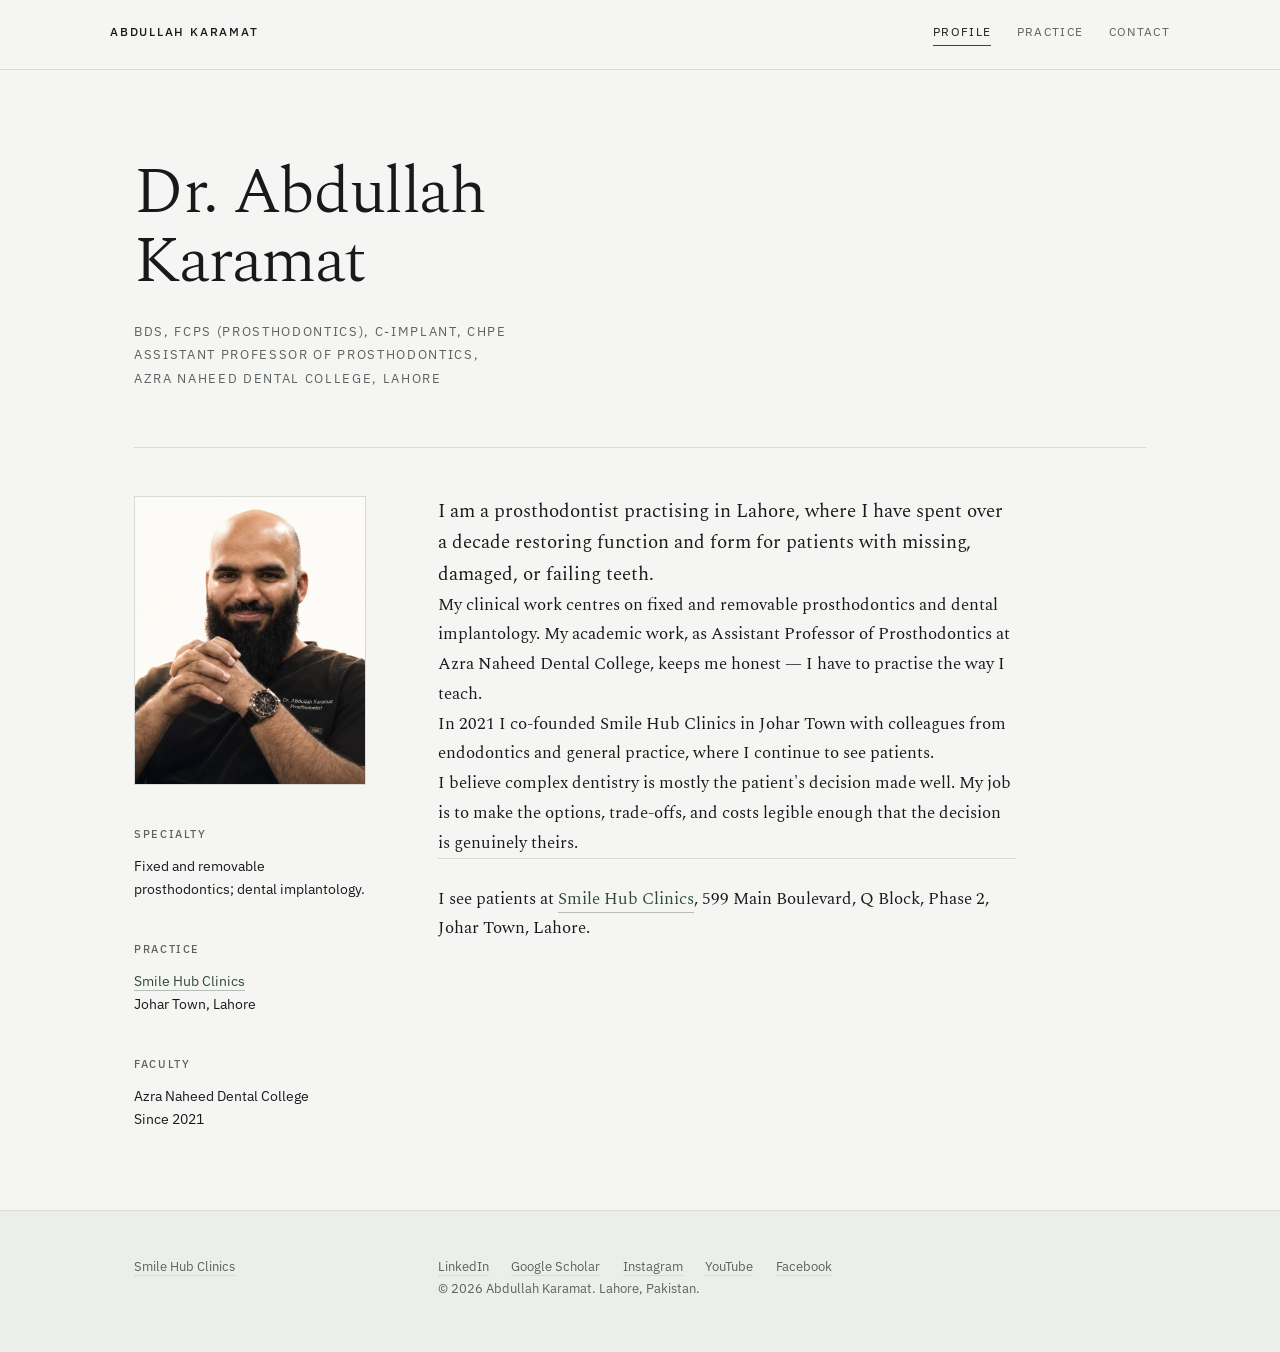
<file: index.html>
<!DOCTYPE html>
<html lang="en">
<head>
<meta charset="UTF-8">
<meta name="viewport" content="width=device-width, initial-scale=1.0">
<title>Dr. Abdullah Karamat — Prosthodontist, Lahore</title>
<meta name="description" content="Dr. Abdullah Karamat, FCPS Prosthodontist and Certified Implantologist in Lahore. Assistant Professor of Prosthodontics at Azra Naheed Dental College. Sees patients at Smile Hub Clinics, Johar Town.">
<link rel="canonical" href="https://drabdullahkaramat.com/">

<meta property="og:type" content="profile">
<meta property="og:title" content="Dr. Abdullah Karamat — Prosthodontist, Lahore">
<meta property="og:description" content="FCPS Prosthodontist and Certified Implantologist. Assistant Professor of Prosthodontics, Azra Naheed Dental College.">
<meta property="og:url" content="https://drabdullahkaramat.com/">
<meta property="og:image" content="https://drabdullahkaramat.com/images/abdullah-karamat.jpg">
<meta name="twitter:card" content="summary_large_image">

<link rel="preconnect" href="https://fonts.googleapis.com">
<link rel="preconnect" href="https://fonts.gstatic.com" crossorigin>
<link href="https://fonts.googleapis.com/css2?family=IBM+Plex+Sans:wght@400;500&family=Spectral:wght@300;400&display=swap" rel="stylesheet">
<link rel="stylesheet" href="style.css">

<script type="application/ld+json">
{
  "@context": "https://schema.org",
  "@type": "Person",
  "@id": "https://drabdullahkaramat.com/#person",
  "name": "Dr. Abdullah Karamat",
  "url": "https://drabdullahkaramat.com/",
  "image": "https://drabdullahkaramat.com/images/abdullah-karamat.jpg",
  "jobTitle": "Prosthodontist & Certified Implantologist",
  "honorificSuffix": "FCPS",
  "knowsAbout": "Prosthodontics",
  "worksFor": {
    "@type": ["Dentist", "MedicalClinic"],
    "name": "Smile Hub Clinics",
    "@id": "https://smilehubclinics.com/#dentist",
    "url": "https://smilehubclinics.com/",
    "address": {
      "@type": "PostalAddress",
      "streetAddress": "599 Main Boulevard, Q Block, Phase 2",
      "addressLocality": "Johar Town",
      "addressRegion": "Lahore",
      "postalCode": "54000",
      "addressCountry": "PK"
    }
  },
  "affiliation": {
    "@type": "CollegeOrUniversity",
    "name": "Azra Naheed Dental College"
  },
  "alumniOf": [
    {
      "@type": "CollegeOrUniversity",
      "name": "University of Health Sciences, Lahore"
    },
    {
      "@type": "EducationalOrganization",
      "name": "College of Physicians and Surgeons Pakistan"
    }
  ],
  "sameAs": [
    "https://smilehubclinics.com/dr-abdullah-karamat.html",
    "https://pk.linkedin.com/in/abdullah-karamat-8bbb7912b",
    "https://scholar.google.com/citations?user=1Fwog80AAAAJ&hl=en",
    "https://www.facebook.com/AKatSmileHub/",
    "https://www.instagram.com/dr_abdullah.karamat/",
    "https://www.youtube.com/@drabdullahkaramat"
  ]
}
</script>
</head>
<body>

<header class="masthead">
  <div class="shell masthead-inner">
    <a class="masthead-name" href="/">Abdullah Karamat</a>
    <nav class="masthead-nav" aria-label="Primary">
      <a href="/" aria-current="page">Profile</a>
      <a href="/practice.html">Practice</a>
      <a href="/contact.html">Contact</a>
    </nav>
  </div>
</header>

<main>
  <div class="shell">

    <div class="pagehead">
      <h1>Dr.&nbsp;Abdullah<br>Karamat</h1>
      <p class="standfirst">
        BDS, FCPS (Prosthodontics), C-Implant, CHPE<br>
        Assistant Professor of Prosthodontics, Azra Naheed Dental College, Lahore
      </p>
    </div>

    <div class="layout">

      <aside class="rail">
        <img class="portrait"
             src="images/abdullah-karamat.jpg"
             width="480" height="600"
             alt="Dr. Abdullah Karamat">

        <div class="rail-block">
          <h2>Specialty</h2>
          <p>Fixed and removable prosthodontics; dental implantology.</p>
        </div>

        <div class="rail-block">
          <h2>Practice</h2>
          <p><a href="https://smilehubclinics.com/">Smile Hub Clinics</a><br>
             Johar Town, Lahore</p>
        </div>

        <div class="rail-block">
          <h2>Faculty</h2>
          <p>Azra Naheed Dental College<br>Since 2021</p>
        </div>
      </aside>

      <div class="prose">
        <p class="lede">I am a prosthodontist practising in Lahore, where I have spent over a decade restoring function and form for patients with missing, damaged, or failing teeth.</p>

        <p>My clinical work centres on fixed and removable prosthodontics and dental implantology. My academic work, as Assistant Professor of Prosthodontics at Azra Naheed Dental College, keeps me honest — I have to practise the way I teach.</p>

        <p>In 2021 I co-founded Smile Hub Clinics in Johar Town with colleagues from endodontics and general practice, where I continue to see patients.</p>

        <p>I believe complex dentistry is mostly the patient's decision made well. My job is to make the options, trade-offs, and costs legible enough that the decision is genuinely theirs.</p>

        <p class="practice-note">
          I see patients at <a href="https://smilehubclinics.com/">Smile Hub Clinics</a>, 599 Main Boulevard, Q Block, Phase 2, Johar Town, Lahore.
        </p>
      </div>

    </div>
  </div>
</main>

<footer class="foot">
  <div class="shell foot-grid">
    <p class="foot-clinic"><a href="https://smilehubclinics.com/">Smile Hub Clinics</a></p>
    <div>
      <ul class="foot-links">
        <li><a href="https://pk.linkedin.com/in/abdullah-karamat-8bbb7912b">LinkedIn</a></li>
        <li><a href="https://scholar.google.com/citations?user=1Fwog80AAAAJ&amp;hl=en">Google Scholar</a></li>
        <li><a href="https://www.instagram.com/dr_abdullah.karamat/">Instagram</a></li>
        <li><a href="https://www.youtube.com/@drabdullahkaramat">YouTube</a></li>
        <li><a href="https://www.facebook.com/AKatSmileHub/">Facebook</a></li>
      </ul>
      <p class="colophon">&copy; 2026 Abdullah Karamat. Lahore, Pakistan.</p>
    </div>
  </div>
</footer>

</body>
</html>
</file>
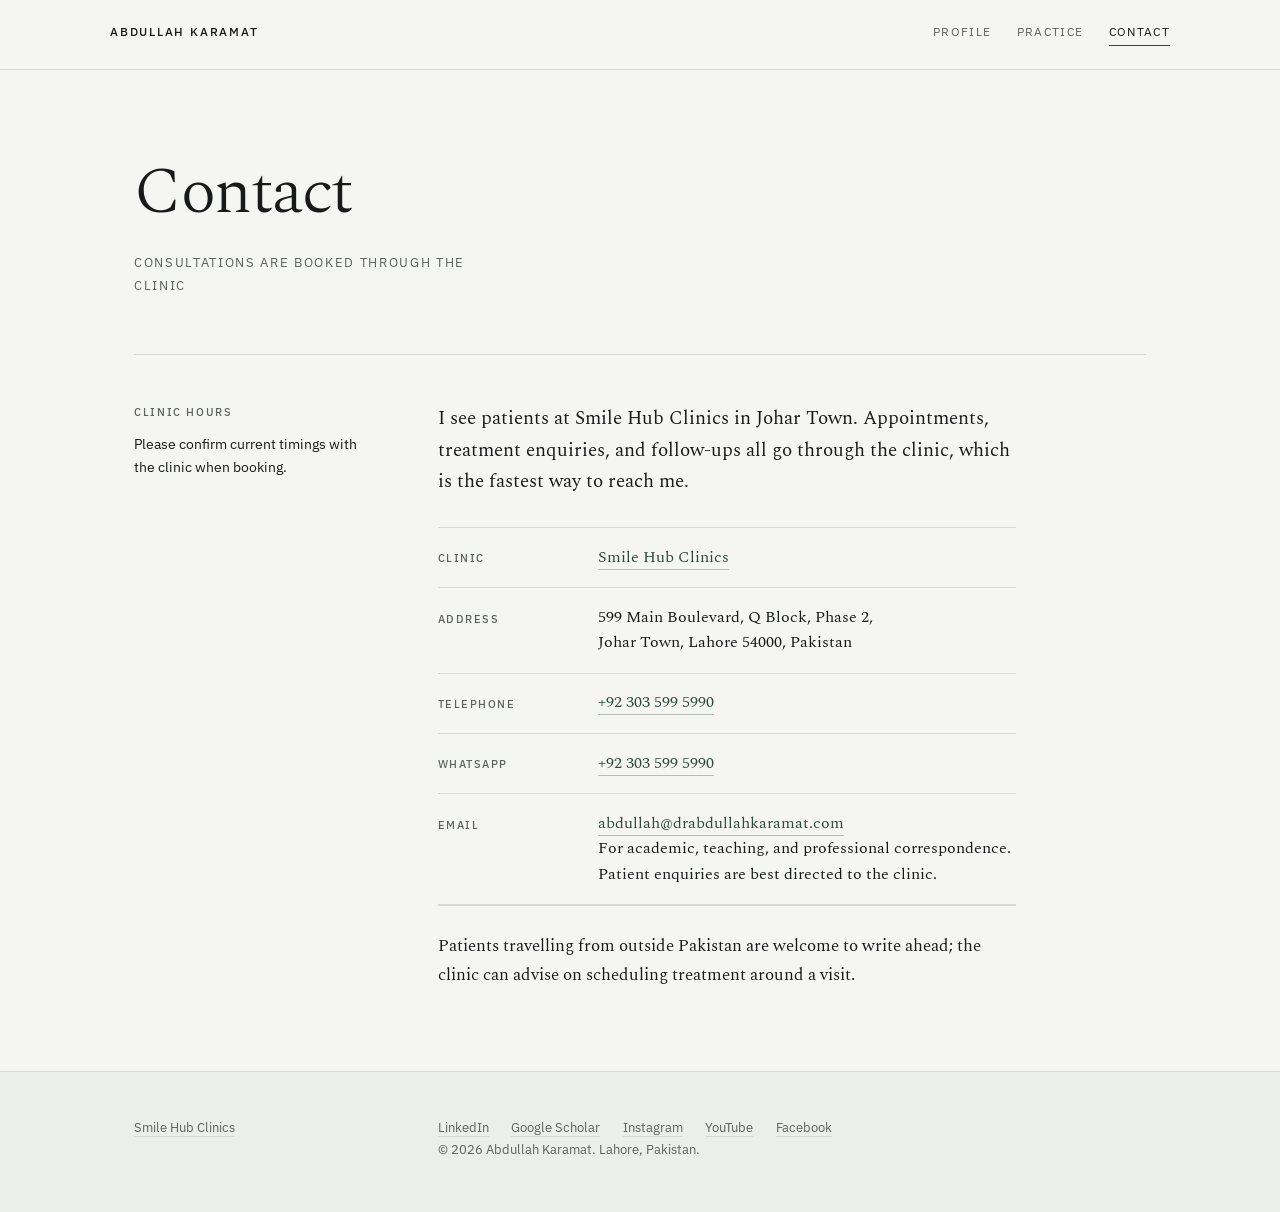
<file: contact.html>
<!DOCTYPE html>
<html lang="en">
<head>
<meta charset="UTF-8">
<meta name="viewport" content="width=device-width, initial-scale=1.0">
<title>Contact — Dr. Abdullah Karamat</title>
<meta name="description" content="Consultations with Dr. Abdullah Karamat are booked through Smile Hub Clinics, Johar Town, Lahore. Professional and academic correspondence by email.">
<link rel="canonical" href="https://drabdullahkaramat.com/contact.html">

<meta property="og:type" content="article">
<meta property="og:title" content="Contact — Dr. Abdullah Karamat">
<meta property="og:description" content="Consultations are booked through Smile Hub Clinics, Johar Town, Lahore.">
<meta property="og:url" content="https://drabdullahkaramat.com/contact.html">

<link rel="preconnect" href="https://fonts.googleapis.com">
<link rel="preconnect" href="https://fonts.gstatic.com" crossorigin>
<link href="https://fonts.googleapis.com/css2?family=IBM+Plex+Sans:wght@400;500&family=Spectral:wght@300;400&display=swap" rel="stylesheet">
<link rel="stylesheet" href="style.css">

<script type="application/ld+json">
{
  "@context": "https://schema.org",
  "@type": "ContactPage",
  "@id": "https://drabdullahkaramat.com/contact.html",
  "url": "https://drabdullahkaramat.com/contact.html",
  "name": "Contact — Dr. Abdullah Karamat",
  "about": { "@id": "https://drabdullahkaramat.com/#person" }
}
</script>
</head>
<body>

<header class="masthead">
  <div class="shell masthead-inner">
    <a class="masthead-name" href="/">Abdullah Karamat</a>
    <nav class="masthead-nav" aria-label="Primary">
      <a href="/">Profile</a>
      <a href="/practice.html">Practice</a>
      <a href="/contact.html" aria-current="page">Contact</a>
    </nav>
  </div>
</header>

<main>
  <div class="shell">

    <div class="pagehead">
      <h1>Contact</h1>
      <p class="standfirst">Consultations are booked through the clinic</p>
    </div>

    <div class="layout">

      <aside class="rail">
        <div class="rail-block">
          <h2>Clinic hours</h2>
          <p>Please confirm current timings with the clinic when booking.</p>
        </div>
      </aside>

      <div class="prose">
        <p class="lede">I see patients at Smile Hub Clinics in Johar Town. Appointments, treatment enquiries, and follow-ups all go through the clinic, which is the fastest way to reach me.</p>

        <dl class="details">
          <div>
            <dt>Clinic</dt>
            <dd><a href="https://smilehubclinics.com/">Smile Hub Clinics</a></dd>
          </div>
          <div>
            <dt>Address</dt>
            <dd>599 Main Boulevard, Q Block, Phase 2,<br>Johar Town, Lahore 54000, Pakistan</dd>
          </div>
          <div>
            <dt>Telephone</dt>
            <dd><a href="tel:+923035995990">+92 303 599 5990</a></dd>
          </div>
          <div>
            <dt>WhatsApp</dt>
            <dd><a href="https://wa.me/923035995990">+92 303 599 5990</a></dd>
          </div>
          <div>
            <dt>Email</dt>
            <dd><a href="mailto:abdullah@drabdullahkaramat.com">abdullah@drabdullahkaramat.com</a><br>
              <span class="issuer">For academic, teaching, and professional correspondence. Patient enquiries are best directed to the clinic.</span></dd>
          </div>
        </dl>

        <p class="practice-note">
          Patients travelling from outside Pakistan are welcome to write ahead; the clinic can advise on scheduling treatment around a visit.
        </p>
      </div>

    </div>
  </div>
</main>

<footer class="foot">
  <div class="shell foot-grid">
    <p class="foot-clinic"><a href="https://smilehubclinics.com/">Smile Hub Clinics</a></p>
    <div>
      <ul class="foot-links">
        <li><a href="https://pk.linkedin.com/in/abdullah-karamat-8bbb7912b">LinkedIn</a></li>
        <li><a href="https://scholar.google.com/citations?user=1Fwog80AAAAJ&amp;hl=en">Google Scholar</a></li>
        <li><a href="https://www.instagram.com/dr_abdullah.karamat/">Instagram</a></li>
        <li><a href="https://www.youtube.com/@drabdullahkaramat">YouTube</a></li>
        <li><a href="https://www.facebook.com/AKatSmileHub/">Facebook</a></li>
      </ul>
      <p class="colophon">&copy; 2026 Abdullah Karamat. Lahore, Pakistan.</p>
    </div>
  </div>
</footer>

</body>
</html>
</file>
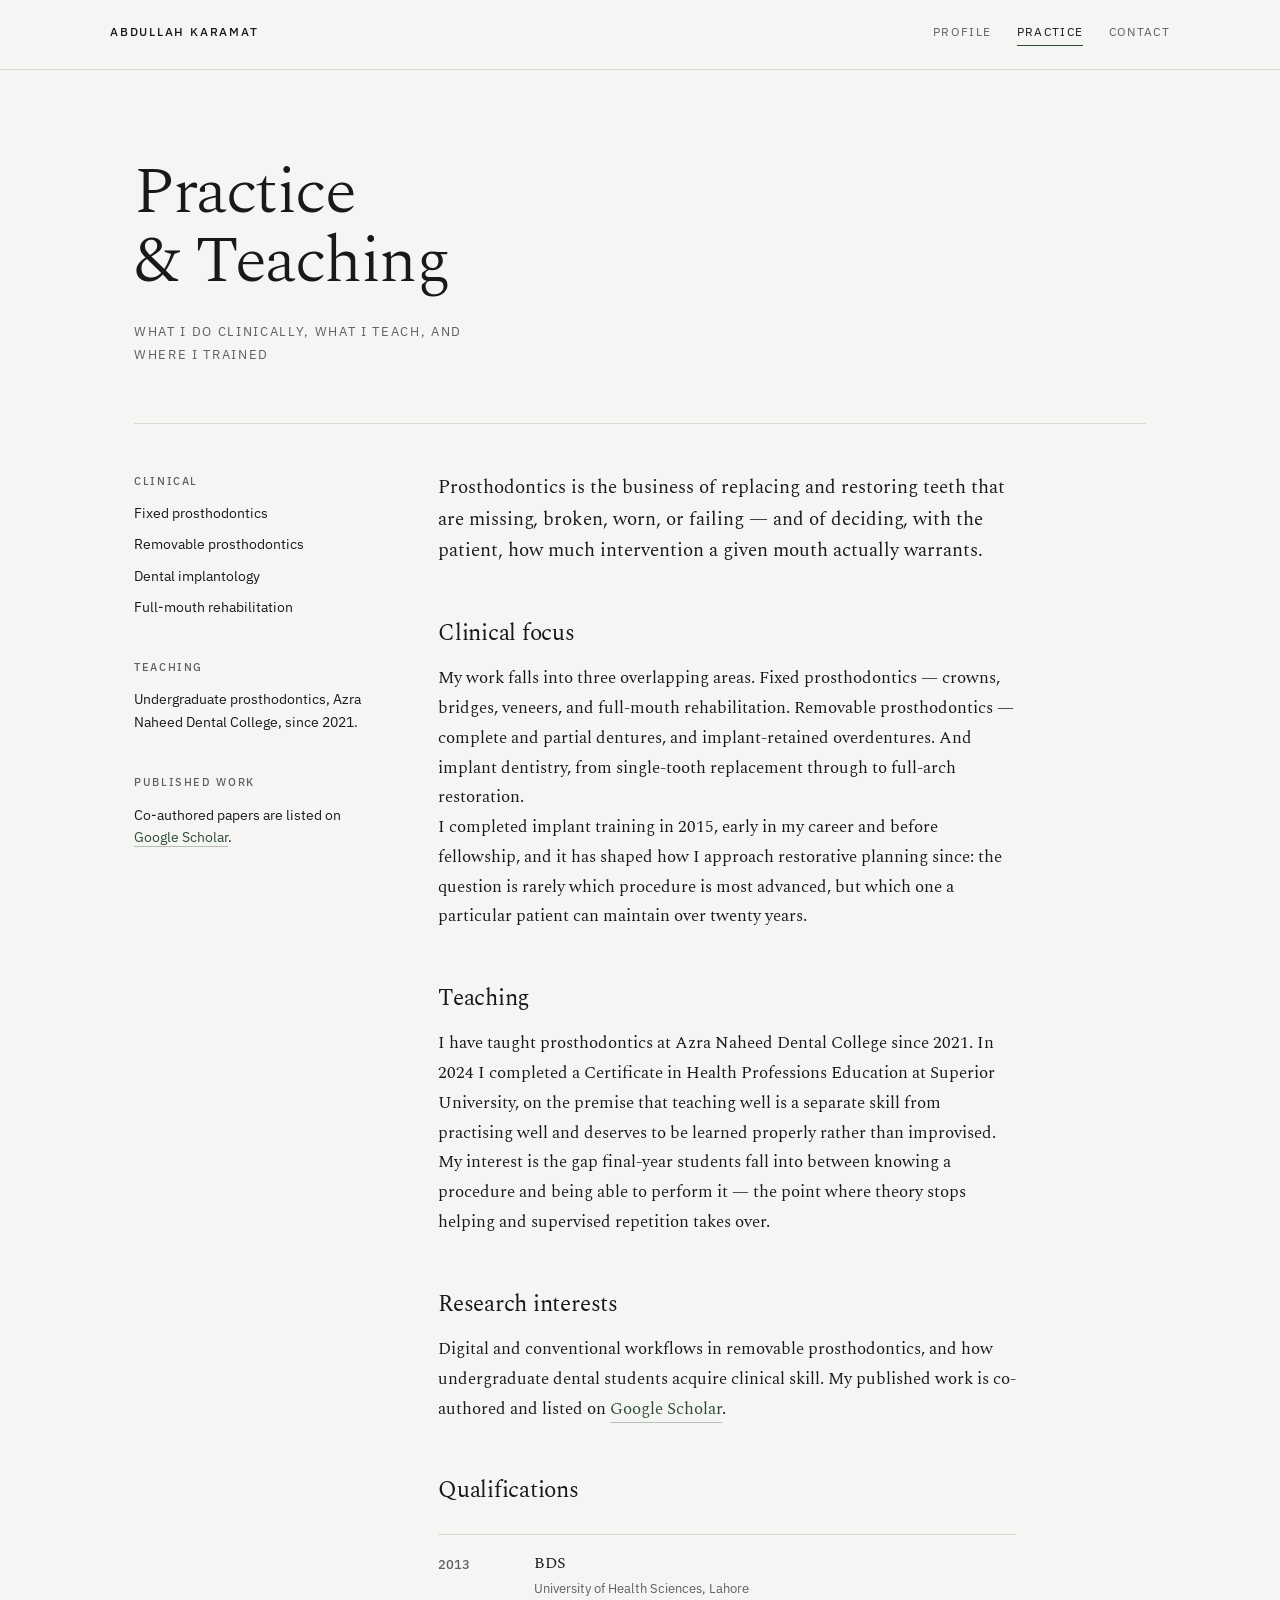
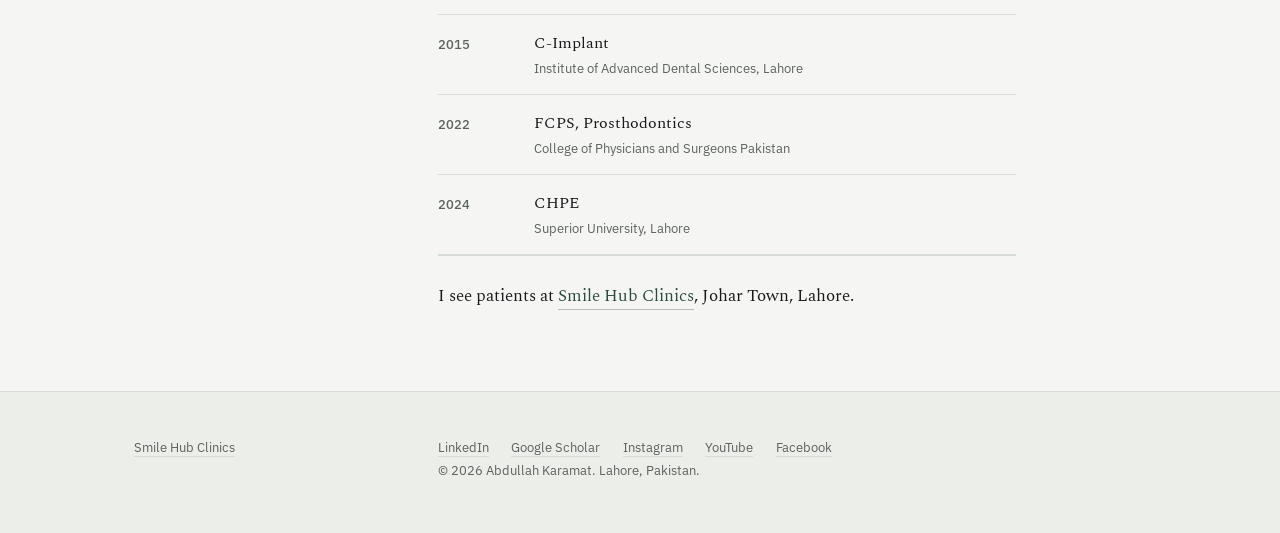
<file: practice.html>
<!DOCTYPE html>
<html lang="en">
<head>
<meta charset="UTF-8">
<meta name="viewport" content="width=device-width, initial-scale=1.0">
<title>Practice &amp; Teaching — Dr. Abdullah Karamat</title>
<meta name="description" content="Clinical focus, teaching, and qualifications of Dr. Abdullah Karamat, FCPS Prosthodontist in Lahore and Assistant Professor of Prosthodontics at Azra Naheed Dental College.">
<link rel="canonical" href="https://drabdullahkaramat.com/practice.html">

<meta property="og:type" content="article">
<meta property="og:title" content="Practice &amp; Teaching — Dr. Abdullah Karamat">
<meta property="og:description" content="Clinical focus, teaching, and qualifications.">
<meta property="og:url" content="https://drabdullahkaramat.com/practice.html">

<link rel="preconnect" href="https://fonts.googleapis.com">
<link rel="preconnect" href="https://fonts.gstatic.com" crossorigin>
<link href="https://fonts.googleapis.com/css2?family=IBM+Plex+Sans:wght@400;500&family=Spectral:wght@300;400&display=swap" rel="stylesheet">
<link rel="stylesheet" href="style.css">

<script type="application/ld+json">
{
  "@context": "https://schema.org",
  "@type": "WebPage",
  "@id": "https://drabdullahkaramat.com/practice.html",
  "url": "https://drabdullahkaramat.com/practice.html",
  "name": "Practice & Teaching — Dr. Abdullah Karamat",
  "about": { "@id": "https://drabdullahkaramat.com/#person" },
  "isPartOf": { "@id": "https://drabdullahkaramat.com/#person" }
}
</script>
</head>
<body>

<header class="masthead">
  <div class="shell masthead-inner">
    <a class="masthead-name" href="/">Abdullah Karamat</a>
    <nav class="masthead-nav" aria-label="Primary">
      <a href="/">Profile</a>
      <a href="/practice.html" aria-current="page">Practice</a>
      <a href="/contact.html">Contact</a>
    </nav>
  </div>
</header>

<main>
  <div class="shell">

    <div class="pagehead">
      <h1>Practice<br>&amp; Teaching</h1>
      <p class="standfirst">What I do clinically, what I teach, and where I trained</p>
    </div>

    <div class="layout">

      <aside class="rail">
        <div class="rail-block">
          <h2>Clinical</h2>
          <ul class="rail-list">
            <li>Fixed prosthodontics</li>
            <li>Removable prosthodontics</li>
            <li>Dental implantology</li>
            <li>Full-mouth rehabilitation</li>
          </ul>
        </div>

        <div class="rail-block">
          <h2>Teaching</h2>
          <p>Undergraduate prosthodontics, Azra Naheed Dental College, since 2021.</p>
        </div>

        <div class="rail-block">
          <h2>Published work</h2>
          <p>Co-authored papers are listed on <a href="https://scholar.google.com/citations?user=1Fwog80AAAAJ&amp;hl=en">Google Scholar</a>.</p>
        </div>
      </aside>

      <div class="prose">
        <p class="lede">Prosthodontics is the business of replacing and restoring teeth that are missing, broken, worn, or failing — and of deciding, with the patient, how much intervention a given mouth actually warrants.</p>

        <h2>Clinical focus</h2>
        <p>My work falls into three overlapping areas. Fixed prosthodontics — crowns, bridges, veneers, and full-mouth rehabilitation. Removable prosthodontics — complete and partial dentures, and implant-retained overdentures. And implant dentistry, from single-tooth replacement through to full-arch restoration.</p>

        <p>I completed implant training in 2015, early in my career and before fellowship, and it has shaped how I approach restorative planning since: the question is rarely which procedure is most advanced, but which one a particular patient can maintain over twenty years.</p>

        <h2>Teaching</h2>
        <p>I have taught prosthodontics at Azra Naheed Dental College since 2021. In 2024 I completed a Certificate in Health Professions Education at Superior University, on the premise that teaching well is a separate skill from practising well and deserves to be learned properly rather than improvised.</p>

        <p>My interest is the gap final-year students fall into between knowing a procedure and being able to perform it — the point where theory stops helping and supervised repetition takes over.</p>

        <h2>Research interests</h2>
        <p>Digital and conventional workflows in removable prosthodontics, and how undergraduate dental students acquire clinical skill. My published work is co-authored and listed on <a href="https://scholar.google.com/citations?user=1Fwog80AAAAJ&amp;hl=en">Google Scholar</a>.</p>

        <h2>Qualifications</h2>
        <dl class="chrono">
          <div>
            <dt>2013</dt>
            <dd>BDS<span class="issuer">University of Health Sciences, Lahore</span></dd>
          </div>
          <div>
            <dt>2015</dt>
            <dd>C-Implant<span class="issuer">Institute of Advanced Dental Sciences, Lahore</span></dd>
          </div>
          <div>
            <dt>2022</dt>
            <dd>FCPS, Prosthodontics<span class="issuer">College of Physicians and Surgeons Pakistan</span></dd>
          </div>
          <div>
            <dt>2024</dt>
            <dd>CHPE<span class="issuer">Superior University, Lahore</span></dd>
          </div>
        </dl>

        <p class="practice-note">
          I see patients at <a href="https://smilehubclinics.com/">Smile Hub Clinics</a>, Johar Town, Lahore.
        </p>
      </div>

    </div>
  </div>
</main>

<footer class="foot">
  <div class="shell foot-grid">
    <p class="foot-clinic"><a href="https://smilehubclinics.com/">Smile Hub Clinics</a></p>
    <div>
      <ul class="foot-links">
        <li><a href="https://pk.linkedin.com/in/abdullah-karamat-8bbb7912b">LinkedIn</a></li>
        <li><a href="https://scholar.google.com/citations?user=1Fwog80AAAAJ&amp;hl=en">Google Scholar</a></li>
        <li><a href="https://www.instagram.com/dr_abdullah.karamat/">Instagram</a></li>
        <li><a href="https://www.youtube.com/@drabdullahkaramat">YouTube</a></li>
        <li><a href="https://www.facebook.com/AKatSmileHub/">Facebook</a></li>
      </ul>
      <p class="colophon">&copy; 2026 Abdullah Karamat. Lahore, Pakistan.</p>
    </div>
  </div>
</footer>

</body>
</html>
</file>
<file: style.css>
/* ---------------------------------------------------------------
   drabdullahkaramat.com
   Register: institutional / faculty page. Restraint is the design.
   --------------------------------------------------------------- */

:root {
  --paper:      #F5F6F4;
  --paper-deep: #ECEEEA;
  --ink:        #17191A;
  --ink-soft:   #5C625F;
  --rule:       #D7DBD5;
  --accent:     #2E4A3B;
  --accent-dark:#1E3227;

  --serif: "Spectral", Georgia, "Times New Roman", serif;
  --sans:  "IBM Plex Sans", -apple-system, BlinkMacSystemFont, "Segoe UI", sans-serif;

  --measure: 34em;
  --shell:   1060px;
}

*, *::before, *::after { box-sizing: border-box; }

html { -webkit-text-size-adjust: 100%; }

body {
  margin: 0;
  background: var(--paper);
  color: var(--ink);
  font-family: var(--serif);
  font-weight: 400;
  font-size: 1.0625rem;
  line-height: 1.75;
  -webkit-font-smoothing: antialiased;
}

.shell {
  max-width: var(--shell);
  margin: 0 auto;
  padding: 0 1.5rem;
}

/* --- masthead ------------------------------------------------- */

.masthead {
  border-bottom: 1px solid var(--rule);
}

.masthead-inner {
  display: flex;
  flex-wrap: wrap;
  gap: 0.75rem 2rem;
  align-items: baseline;
  justify-content: space-between;
  padding: 1.4rem 0;
}

.masthead-name {
  font-family: var(--sans);
  font-size: 0.74rem;
  font-weight: 500;
  letter-spacing: 0.15em;
  text-transform: uppercase;
  color: var(--ink);
  text-decoration: none;
}

.masthead-nav {
  display: flex;
  gap: 1.6rem;
}

.masthead-nav a {
  font-family: var(--sans);
  font-size: 0.74rem;
  font-weight: 400;
  letter-spacing: 0.11em;
  text-transform: uppercase;
  color: var(--ink-soft);
  text-decoration: none;
  border-bottom: 1px solid transparent;
  padding-bottom: 2px;
  transition: color 0.15s ease, border-color 0.15s ease;
}

.masthead-nav a:hover,
.masthead-nav a[aria-current="page"] {
  color: var(--ink);
  border-bottom-color: var(--accent);
}

/* --- page head ------------------------------------------------ */

.pagehead {
  padding: 5.5rem 0 3.5rem;
}

h1 {
  font-family: var(--serif);
  font-weight: 300;
  font-size: clamp(2.5rem, 7.2vw, 4.15rem);
  line-height: 1.04;
  letter-spacing: -0.022em;
  margin: 0;
}

.standfirst {
  font-family: var(--sans);
  font-size: 0.8rem;
  font-weight: 400;
  letter-spacing: 0.13em;
  text-transform: uppercase;
  color: var(--ink-soft);
  margin: 1.5rem 0 0;
  max-width: 30em;
  line-height: 1.85;
}

/* --- two-column body ------------------------------------------ */

.layout {
  display: grid;
  grid-template-columns: 232px minmax(0, 1fr);
  gap: 0 4.5rem;
  padding-bottom: 5rem;
  border-top: 1px solid var(--rule);
  padding-top: 3rem;
}

.rail > * + * { margin-top: 2.5rem; }

.portrait {
  display: block;
  width: 100%;
  height: auto;
  border: 1px solid var(--rule);
}

.rail-block h2 {
  font-family: var(--sans);
  font-size: 0.68rem;
  font-weight: 500;
  letter-spacing: 0.15em;
  text-transform: uppercase;
  color: var(--ink-soft);
  margin: 0 0 0.7rem;
}

.rail-block p,
.rail-block li {
  font-family: var(--sans);
  font-size: 0.85rem;
  line-height: 1.65;
  margin: 0;
}

.rail-list {
  list-style: none;
  padding: 0;
  margin: 0;
}

.rail-list li + li { margin-top: 0.55rem; }

/* --- prose ---------------------------------------------------- */

.prose {
  max-width: var(--measure);
}

.prose > * + * { margin-top: 1.6rem; }

.prose p { margin: 0; }

.prose h2 {
  font-family: var(--serif);
  font-weight: 400;
  font-size: 1.45rem;
  line-height: 1.3;
  letter-spacing: -0.01em;
  margin: 3.2rem 0 0;
}

.prose h2 + p { margin-top: 1rem; }

.lede {
  font-size: 1.2rem;
  line-height: 1.65;
}

/* --- the practice line (single commercial statement) ----------- */

.practice-note {
  margin-top: 3.4rem;
  padding: 1.6rem 0 0;
  border-top: 1px solid var(--rule);
  font-size: 1.05rem;
}

/* --- chronology ----------------------------------------------- */

.chrono {
  margin: 1.8rem 0 0;
  border-top: 1px solid var(--rule);
}

.chrono div {
  display: grid;
  grid-template-columns: 4.5rem minmax(0, 1fr);
  gap: 0 1.5rem;
  padding: 1rem 0;
  border-bottom: 1px solid var(--rule);
}

.chrono dt {
  font-family: var(--sans);
  font-size: 0.82rem;
  font-weight: 500;
  color: var(--ink-soft);
  font-variant-numeric: tabular-nums;
  padding-top: 0.15rem;
}

.chrono dd {
  margin: 0;
  font-size: 1rem;
  line-height: 1.55;
}

.chrono .issuer {
  display: block;
  font-family: var(--sans);
  font-size: 0.8rem;
  color: var(--ink-soft);
  margin-top: 0.15rem;
}

/* --- contact details ------------------------------------------ */

.details {
  margin: 1.8rem 0 0;
  border-top: 1px solid var(--rule);
}

.details div {
  display: grid;
  grid-template-columns: 8.5rem minmax(0, 1fr);
  gap: 0 1.5rem;
  padding: 1.05rem 0;
  border-bottom: 1px solid var(--rule);
}

.details dt {
  font-family: var(--sans);
  font-size: 0.7rem;
  font-weight: 500;
  letter-spacing: 0.13em;
  text-transform: uppercase;
  color: var(--ink-soft);
  padding-top: 0.3rem;
}

.details dd {
  margin: 0;
  font-size: 1rem;
  line-height: 1.6;
}

/* --- links ---------------------------------------------------- */

a { color: var(--accent); }

.prose a,
.details a,
.rail-block a {
  color: var(--accent);
  text-decoration: none;
  border-bottom: 1px solid rgba(46, 74, 59, 0.32);
  transition: border-color 0.15s ease, color 0.15s ease;
}

.prose a:hover,
.details a:hover,
.rail-block a:hover {
  color: var(--accent-dark);
  border-bottom-color: var(--accent);
}

a:focus-visible,
button:focus-visible {
  outline: 2px solid var(--accent);
  outline-offset: 3px;
}

/* --- footer --------------------------------------------------- */

.foot {
  border-top: 1px solid var(--rule);
  background: var(--paper-deep);
  padding: 2.8rem 0 3.2rem;
}

.foot-grid {
  display: grid;
  grid-template-columns: 232px minmax(0, 1fr);
  gap: 1.5rem 4.5rem;
}

.foot p,
.foot li {
  font-family: var(--sans);
  font-size: 0.82rem;
  line-height: 1.7;
  margin: 0;
  color: var(--ink-soft);
}

.foot a {
  color: var(--ink-soft);
  text-decoration: none;
  border-bottom: 1px solid var(--rule);
}

.foot a:hover {
  color: var(--ink);
  border-bottom-color: var(--ink-soft);
}

.foot-links {
  list-style: none;
  padding: 0;
  margin: 0;
  display: flex;
  flex-wrap: wrap;
  gap: 0.4rem 1.4rem;
}

.foot-clinic {
  color: var(--ink);
}

.colophon {
  margin-top: 2rem;
  font-size: 0.75rem;
}

/* --- responsive ----------------------------------------------- */

@media (max-width: 800px) {
  .layout,
  .foot-grid {
    grid-template-columns: minmax(0, 1fr);
    gap: 0;
  }

  .pagehead { padding: 3.5rem 0 2.5rem; }

  .layout { padding-top: 2.5rem; }

  .rail {
    display: grid;
    gap: 2rem;
    margin-bottom: 3rem;
  }

  .portrait { max-width: 210px; }

  .foot-grid > * + * { margin-top: 1.4rem; }
}

@media (prefers-reduced-motion: reduce) {
  * {
    transition: none !important;
    animation: none !important;
  }
}
</file>
